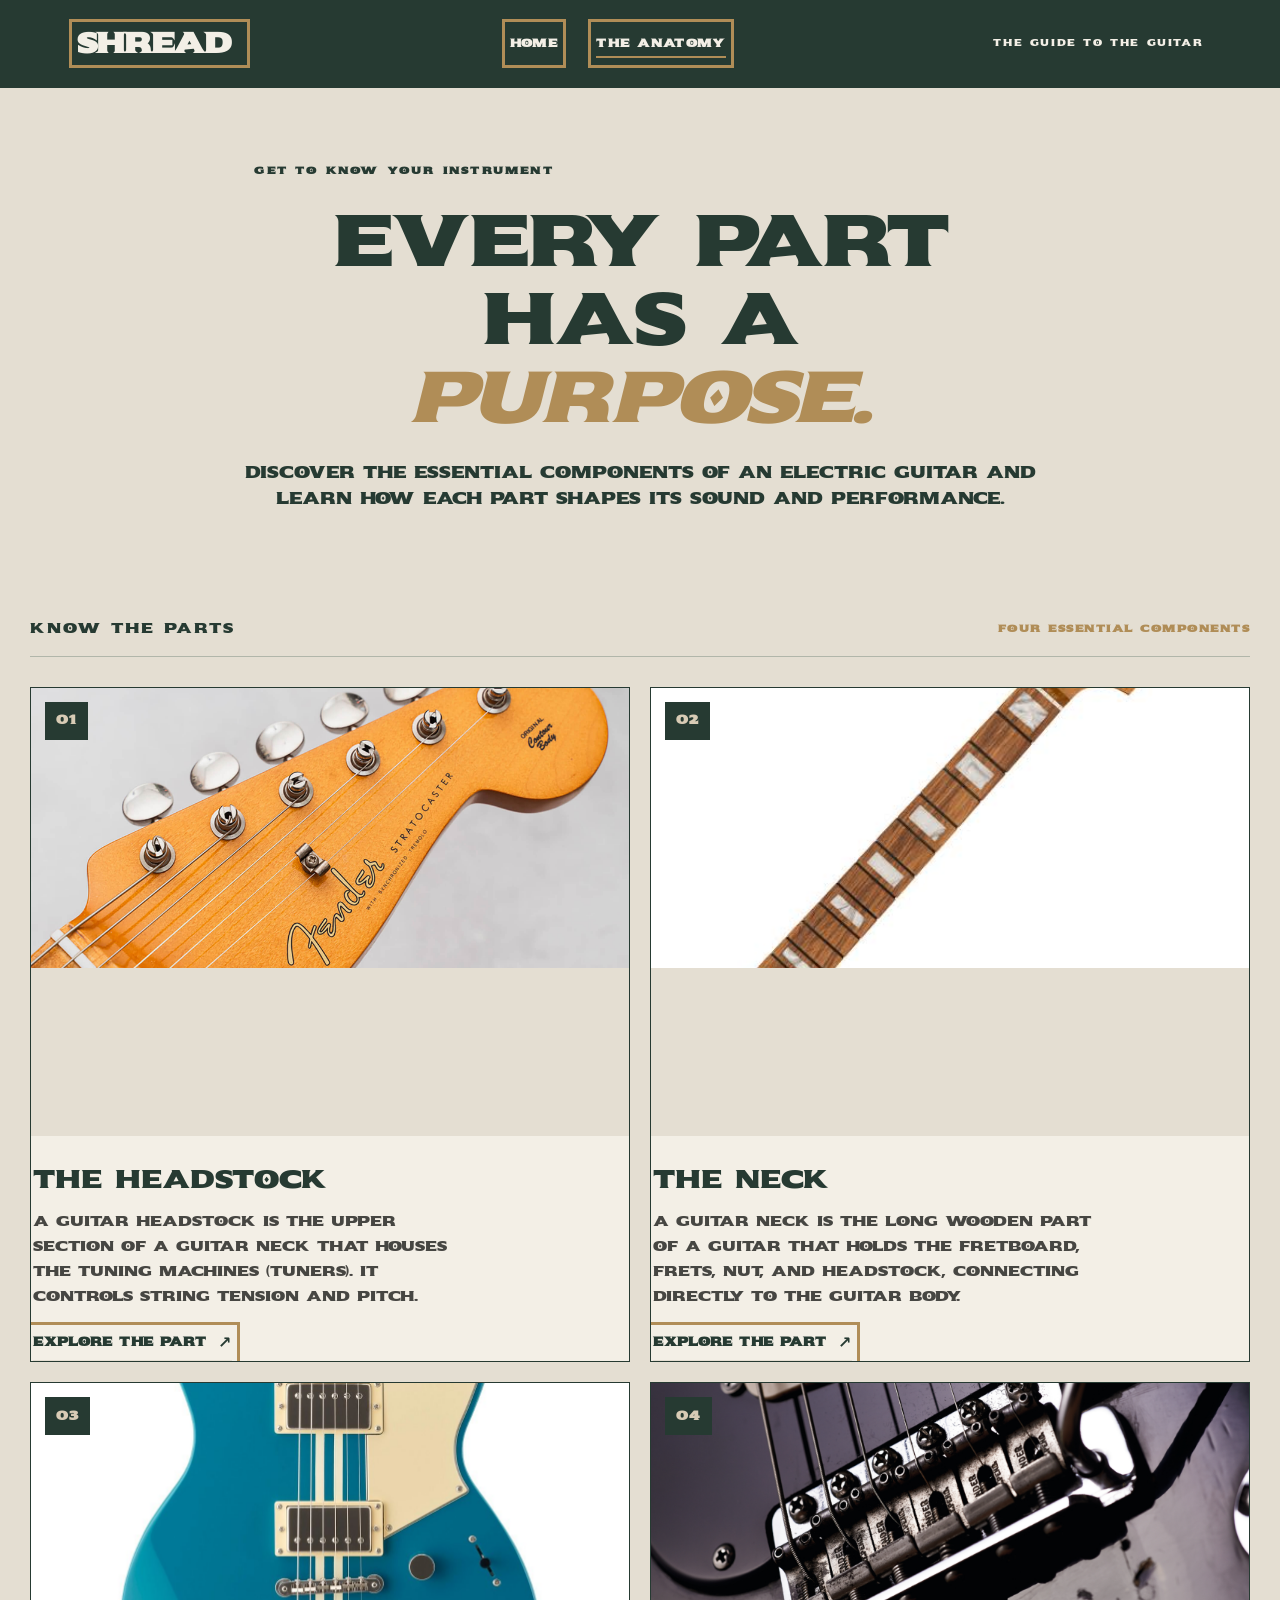
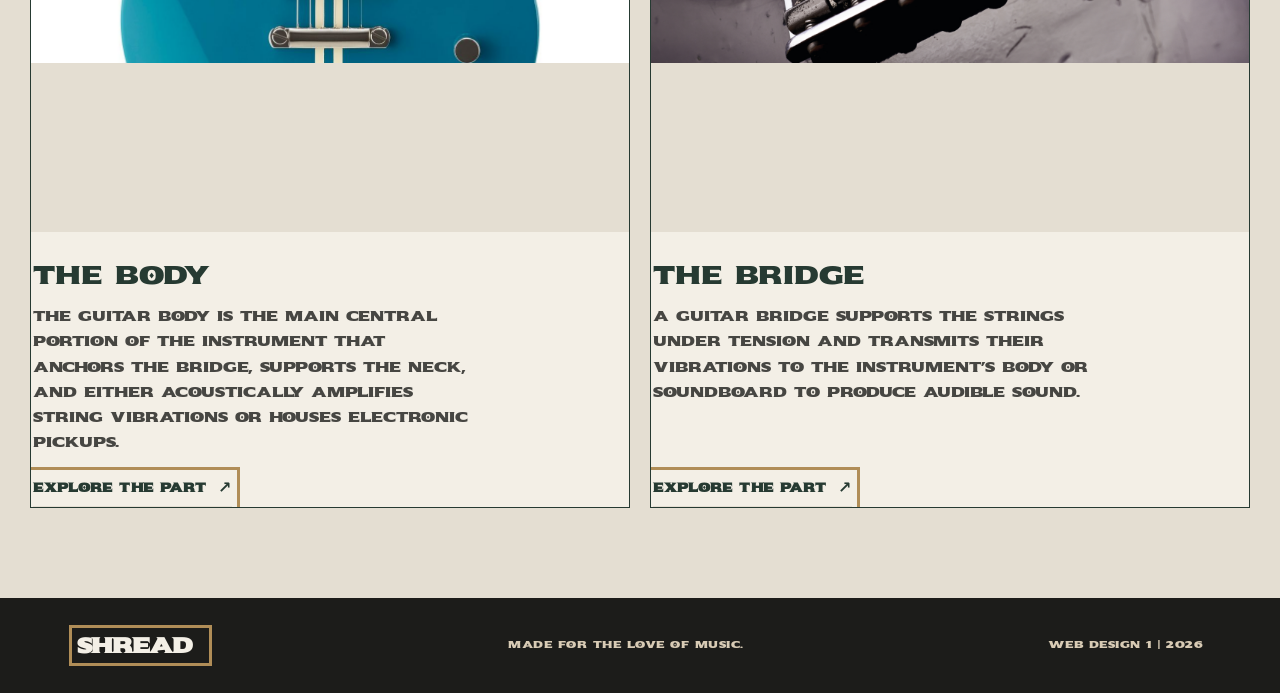
<file: collection.html>
<!-- COLLECTION -->

<!DOCTYPE html>
<head>
  <meta charset="UTF-8">
  <title>SHREAD | The Anatomy of a Guitar</title>
  <meta name="viewport" content="width=device-width, initial-scale=1.0">

  <link rel="stylesheet" href="styles.css">
  
  <!-- Google Fonts -->
  <link rel="preconnect" href="https://fonts.googleapis.com">
  <link rel="preconnect" href="https://fonts.gstatic.com" crossorigin>
  <link href="https://fonts.googleapis.com/css2?family=Sekuya&display=swap" rel="stylesheet">
</head>

<!-- Navigation -->
<body>
 <header class="site-header">
  <a href="index.html" class="logo">SHREAD<span></span></a>

<nav aria-label="Main Navigation">
  <a href="index.html" class="nav-link">Home</a>
  <a href="collection.html" class="nav-link active" aria-current="page">The Anatomy</a>
</nav>

  <span class="header-label">THE GUIDE TO THE GUITAR</span>
</header>

    <!-- MAIN CONTENT-->

<main class="anatomy-page">

<section class="anatomy-intro">
  <p class="eyebrow">
    <span class="eyebrown-line"></span>
    GET TO KNOW YOUR INSTRUMENT
  </p>

<h1>Every part has a <em>purpose.</em></h1>

  <p class="intro-description">
    Discover the essential components of an electric guitar
    and learn how each part shapes its sound and performance.
  </p>
</section>

<section class="parts-section">

  <div class="section-heading">
    <h2>  KNOW THE PARTS</h2>
    <p>FOUR ESSENTIAL COMPONENTS</p>
  </div>

  <div class="grid">
    
    <article class="part-card">
      <div class="part-image">
        <img src="images/Headstock.jpg" alt="The Headstock" loading="lazy">
        <span class="part-number">01</span>
      </div>

      <div class="part-info">
        <h3> The Headstock</h3>
        <p> A guitar headstock is the upper section of a guitar neck that houses
            the tuning machines (tuners). It controls string tension and pitch.
        </p>
        <a href="https://en.wikipedia.org/wiki/Headstock" class="part-link" target="_blank" rel="noopener noreferrer">
          Explore the part<span aria-hidden="true">↗</span>
        </a>
      </div>
    </article>
      
    <article class="part-card">
      <div class="part-image">
        <img src="images/Neck.jpeg" alt="The Neck" loading="lazy">
        <span class="part-number">02</span>
      </div>

      <div class="part-info">
        <h3> The Neck</h3>
        <p> A guitar neck is the long wooden part of a guitar that holds the fretboard, frets, 
            nut, and headstock, connecting directly to the guitar body.
        </p>
        <a href="https://en.wikipedia.org/wiki/Neck_(music)" class="part-link" target="_blank" rel="noopener noreferrer">
          Explore the part<span aria-hidden="true">↗</span>
        </a>
      </div>
    </article>
      
    <article class="part-card">
      <div class="part-image">
        <img src="images/Body.jpg" alt="The Body" loading="lazy">
        <span class="part-number">03</span>
      </div>

      <div class="part-info">
        <h3> The Body</h3>
        <p> The guitar body is the main central portion of the instrument that anchors the bridge,
            supports the neck, and either acoustically amplifies string vibrations or houses electronic pickups.
        </p>
        <a href="https://en.wikipedia.org/wiki/Solid_body" class="part-link" target="_blank" rel="noopener noreferrer">
          Explore the part<span aria-hidden="true">↗</span>
        </a>
      </div>
    </article>

    <article class="part-card">
      <div class="part-image">
        <img src="images/Bridge.jpg" alt="The Bridge" loading="lazy">
        <span class="part-number">04</span>
      </div>

      <div class="part-info">
        <h3> The Bridge</h3>
        <p> A guitar bridge supports the strings under tension and transmits
            their vibrations to the instrument's body or soundboard to produce audible sound.
        </p>
        <a href="https://en.wikipedia.org/wiki/Bridge_(instrument)" class="part-link" target="_blank" rel="noopener noreferrer">
          Explore the part<span aria-hidden="true">↗</span>
        </a>
      </div>
    </article>

    </div>
  </section>
</main>

  <!-- FOOTER -->
  <footer class="site-footer">
    <a href="index.html" class="footer-logo">SHREAD<span></span></a>
    <p>Made for the love of music.</p>
    <p>WEB DESIGN 1 | 2026</p>
  </footer>
</body>
</html>
</file>
<file: styles.css>
/* COLLECTION */

* ,
*::before,
*::after {
 box-sizing: border-box;
}

html {
  scroll-behavior: smooth;
}

body {
  background: #f3efe6;
  color: #1c1c1a;
  line-height: 1.6;
  font-size: 16px;
  min-height: 100vh;
  max-width: 100vw;
  font-family: "Sekuya", system-ui;
  width: 100%;
  margin: 0;
  min-width: none;
  overflow-wrap: break-word;
}

img {
  max-width: 100%;
  display: block;
}

a {
  outline: 3px solid #b08d57;
  outline-offset: 5px;
  text-decoration: none;
}

button,
a {
  -webkit-tap-highlight-color: transparent;
}

::selection {
  background-color: #b08d57;
  color: #263a32;
}

/* NAVIGATION */

.site-header {
  width: 100%;
  min-height: 88px;
  padding: 20px clamp(22px, 6vw, 96px);
  display: flex;
  flex-wrap: wrap;
  justify-content: space-between;
  align-items: center;
  justify-self: space-between;
  gap: 28px;
  background-color: #263a32;
  color: #f3efe6;
  border-bottom: 1px solid #263a32;
}

.logo,
.footer-logo {
  display: inline-flex;
  align-items: center;
  gap: 5px;
  font-size: 28px;
  font-weight: 700;
  letter-spacing: -1px;
  color: #f3efe6;
  line-height: 1.2;
}

.logo span,
.footer-logo span {
  width: 7px;
  height: 7px;
  display: inline-block;
  border-radius: 50%;
  color: #b08d57;
}

.site-header nav {
  display: flex;
  align-items: center;
  justify-content: center;
  gap: clamp(18px, 3vw, 42px);
}

.nav-link{
  position: relative;
  padding: 8px 0;
  color: #f3efe6;
  font-size: 11px;
  font-weight: 700;
  letter-spacing: 1.3px;
  text-transform: uppercase;
  transition: solid #f3efe6 0.2s ease;
}

.nav-link:hover
.nav-link.active{
  color:#263a32;
}

.nav-link.active::after {
  position: absolute;
  right: 0;
  bottom: 2px;
  left: 0;
  height: 2px;
  background-color: #b08d57;
  content: "";
}

.header-label {
  font-size: 9px;
  letter-spacing: 1.6px;
  text-align: right;
  color: #f3efe6;
}

.eyebrow {
  display: flex;
  align-items: center;
  gap: 12px;
  margin: 0 0 24px;
  color: #f3efe6;
  font-size: 10px;
  font-weight: 700;
  letter-spacing: 2px;
  line-height: 1.6;
}

.button:hover {
  background-color: #263a32;
  border-color: #263a32;
}

.botton span {
  font-size: 16px;
}

.button-light {
  background: #d8cbb5;
  border-color: #d8cbb5;
  color: #263a32;
}

.button-light:hover {
  background: #263a32;
  border-color:#f3efe6;
}

/* MAIN*/

.main h1 {
font-size: clamp(28px, 5.8vw, 82px);
line-height: 0.99;
}

.main h1 span,
.bottom-section h2 em {
 color: #263a32;
 font-weight: 600;
 font-style: italic;
}

.main {
  min-height: 600px;
  width: 100%;
  max-width: 1500px;
  display: grid;
  grid-template-columns: minmax(0, 0.92fr) minmax(0, 1.08fr);
  align-items: center;
  gap: clamp(32px, 6vw, 90px);
  margin: 0 auto;
  padding: 76px clamp(22px, 6vw, 96px) 84px;
}

.main-copy {
min-width: 0;
}

.main-visual { 
position: relative;
min-width: none;
width: 100%;
}

.image-frame {
  position: relative;
  width: 100%;
  padding: 14px 14px 45px;
  border:1px solid #263a32;
  background: #f3efe6;
}

.main-image {
 width: 100%;
 height: auto;
 aspect-ratio: 4/5;
 object-fit: cover;
 object-position: center;
 background: #f3efe6;
}

.visual-index {
  position: absolute;
  top: -35px;
  right: -12px;
  color: #b08d57;
  font-size: clamp(48px, 6vw, 76px);
  font-style: italic;
  line-height: 1;
  pointer-events: none;
}

.eyebrow {
  display: flex;
  align-items: center;
  gap: 12px;
  margin: 0 0 24px;
  font-size: 10px;
  font-weight: 700;
  letter-spacing: 2.2px;
  color: #263a32
}

.eyebrow-line {
  display: inline-block;
  width: 34px;
  height: 2px;
  background-color: #b08d57;
}

.main h1 {
  margin: 30px 0 25px;
  font-size: clamp(40px, 5.5vw, 82px);
  overflow-wrap: break-word;
  font-weight: 800;
  line-height: 0.98;
  letter-spacing: -3px;
}

.main h1 span {
  color: #263a32;
  font-style: italic;
}

.main-description {
  max-width: 420px;
  margin: 27px 0 30px;
  color: #5e5a52;
  font-size: 15px;
  line-height: 1.9;
}

/* Buttons */

.button { 
  display: inline-flex;
  min-height: 54px;
  align-items: center;
  justify-content: center;
  gap: 28px;
  padding: 14px 21px;
  background: #263a32;
  border: 1px solid var(#263a32);
  color: #f3efe6;
  font-size: 10px;
  font-weight: 700;
  letter-spacing: 1.2px;
  text-transform: uppercase;
  transition:
    background 200ms ease,
    color 200ms ease,
    transform 200ms ease;
}

.botton span {
  font-size: 20px;
  color: #b08d57;
  line-height: 1;
}

.button:hover {
  background: #263a32;
  border-color: #b08d57;
  transform: translateY(-3px);
  align-items: center;
}

/*IMAGE*/

.main-image {
  display: block;
  position: relative;
  padding: 20px 20px 55px;
  min-width: 0;
  border: 1px;
  width: 100%;
  height: auto;
  aspect-ratio: 4/5;
  object-fit: cover;
  object-position: center;
}

.image-frame {
  position: relative;
  min-height: 400px;
  padding: 16px 16px 48px;
  border: 1px solid var(--line);
  background:#e4ded2;
}

.introduction {
  padding: 85px 12%;
  display: grid;
  grid-template-columns: 8.7fr 1.3fr;
  gap: 70px;
  background-color: #f3efe6;
  border-top: 1px solid #e4ded2;
}

.intro-label {
  padding-top: 12px;
  color: #2d1900;
  font-size: 11px;
  font-weight: 700;
  letter-spacing: 2px;
}

.intro-content h2 {
  margin-bottom: 25px;
  font-size: clamp(38px, 5vw, 64px);
  font-weight: 700;
  line-height: 1.12;
  letter-spacing: -1px;
}

.intro-content h2 span {
  color:#263a32;
  font-style: italic;
}

.intro-content > p {
  max-width: 350px;
  margin-bottom: 25px;
  color: #666158;
  line-height: 1.9;
}

.text-link {
  display: inline-flex;
  align-items: center;
  gap: 15px;
  padding-bottom: 5px;
  border-bottom: #b08d57 1px solid;
  font-size: 13px;
  font-weight: 700;
}

.text-link span {
  color: #2d1900;
  font-size: 19px;
  transition: transform 0.25s ease;
}

.text-link:hover span {
  transform: translate(5px);
}

/* TABLE OF CONTENT*/

.feature-strip {
  display: grid;
  grid-template-columns: repeat(3, minmax(0, 1fr));
  gap: 34px;
  padding: 48px clamp(22px, 7vw, 110px);
  background-color: #d8cbb5;
  border-top:1px solid #263a32;
  border-bottom: 1px solid #263a32;
}


.feature {
  min-width: none;
  display: flex;
  align-items: flex-start;
  gap: 18px;
}

.feature-number {
  padding-top: 4px;
  color: #b08d57;
  font-size: 11px;
  font-weight: 700;
  line-height: 1px;
}
  
.feature h2 {
  margin-bottom: 0 0 8px;
  font-size: 21px;
  font-weight: 400;
  line-height: 1.35;
}

.feature p {
  margin: 0;
  color:#6b665d;
  font-size: 14px;
  line-height: 1.7;
}

/* BOTTOM CONTENT */

.bottom-section {
  min-height: 300px;
  padding: 70px 22px 78px;
  display: flex;
  flex-direction: column;
  align-items: center;
  justify-content: center;
  background: #263a32;
  color: #d8cbb5;
  font-size: clamp(38px, 5vw 60px);
  text-align: center;
}

.bottom-section .eyebrow {
  justify-content: center;
  color: #d8cbb5;
}

.bottom-section .eyebrow-line {
  flex: 0 0 28px;
  width: 28px;
  height: 1px;
  background-color: #b08d57;
}

.bottom-section h2 {
  margin: 0 0 28px;
  font-size: clamp(36px, 5vw, 58px);
  font-weight: 400;
  letter-spacing: -1.5px;
  line-height: 1.2;
}

.bottom-section .botton {
  display: inline-flex;
  justify-content: center;
  align-items: center;
  align-self: center;
  margin: 20px auto 0;
}

/* ANATOMY PAGE INTRO */

.anatomy-page {
  width: 100%;
}

.anatomy-intro {
  max-width: 1000px;
  margin: 0 auto;
  padding: 76px 24px 58px;
  text-align: center;
}

.anatomy-intro.eyebrow { 
  justify-content: center;
  text-align: center;
  width: 100%;
  margin-left: auto;
  margin-right: auto;
}

.anatomy-intro h1 {
  margin: 0 auto 20px;
  font-size: clamp(38px, 5.5vw, 68px);
  font-weight: 400;
  letter-spacing: -2px;
  line-height: 1.2
}

.anatomy-intro h1 em {
  color: #263a32;
  font-weight: 400;
}

.into-description {
  max-width: 560px;
  margin: 0 auto;
  color: #d8cbb5;
  font-size: 16px;
  line-height: 1.9;
}

/* ANATOMY CARDS*/

.parts-section {
  max-width: 1500px;
  margin: 0 auto;
  padding: 10px clamp(22px, 6vw, 96px) 90px;
}

.section-heading {
  margin-bottom: 30px;
  padding-bottom: 18px;
  display: flex;
  align-items: baseline;
  justify-content: space-between;
  gap: 20px;
  border-bottom: 1px solid #263a32;
}

.section-heading h2 {
  margin: 0;
  font-size: 23px;
  font-weight: 400;
  letter-spacing: 1px;
  text-transform: uppercase;
}

.section-heading p {
  margin: 0;
  color:#b08d57;
  font-size: 9px;
  font-weight: 700;
  letter-spacing: 1.5px;
  text-align: right;
}

.grid {
  display: grid;
  grid-template-columns: repeat(2, minmax(0, 1fr));
  gap: 28px;
}

.part-card {
  min-width: none;
  overflow: hidden;
  display: flex;
  flex-direction: column;
  background: #f3efe6;
  border: 1px solid #263a32;
  transition: 
    transform 0.25s ease,
    box-shadow 0.25s ease;
}

.part-card:hover {
  transform: translateY(-4px);
  box-shadow: 0 12px 28px rgb(28 28 26/8%);
}

.part-image {
  position: relative;
  overflow: hidden;
  background: #f3efe6;
}

.part-image img {
  width: 100%;
  height: clamp(220px, 29vw, 300px);
  object-fit: cover;
  object-position: center;
  transition: transform 0.4s ease;
}

.part-card:hover .part-image img {
  transform: scale(1.035);
}

.part-number {
  position: absolute;
  top: 15px;
  left: 15px;
  min-width: 38px;
  min-height: 38px;
  padding: 8px;
  display: flex;
  align-items: center;
  justify-content: center;
  background: #d8cbb5;
  color: #263a32;
  font-size: 11px;
  font-weight: 700;
}

.part-info {
  flex: 1;
  padding: 25px clamp(18px, 2.5vw, 32px) 28px;
  display: flex;
  flex-direction: column;
  align-items: flex-start;
}

.part-info h3 {
  margin: 0 0 12px;
  font-size: clamp(22px, 2.4vw, 30px);
  font-weight: 400;
  line-height: 1.3;
}

.part-info p {
  margin: 0 0 24px;
  color:#1c1c1a;
  font-size: 14px;
  line-height: 1.8;
}

.part-link {
  margin-top: auto;
  padding-bottom: 5px;
  display: inline-flex;
  align-items: center;
  gap: 12px;
  border-bottom: 1px solid #b08d57;
  color: #263a32;
  font-size: 10px;
  font-weight: 700;
  letter-spacing: 1px;
  text-transform: uppercase;
  transition: color 0.2s ease;
} 

.part-link:hover {
  color: #b08d57;
}

.part-link span {
  font-size: 15px;
}

/* FOOTER */

.site-footer {
  min-height: 95px;
  padding: 25px clamp(22px, 6vw, 96px);
  display: flex;
  align-items: center;
  justify-content: space-between;
  gap: 20px;
  border-top: 1px solid var(--line);
  background: #1c1c1a;
  color: #d8cbb5;
}

.footer-logo {
  font-size: 21px;
}

.site-footer p {
  color: var(--muted);
  font-size: 10px;
  letter-spacing: 0.5px;
  margin: 0;
}

/*ANATOMY PAGE*/

.anatomy-page {
  background-color: #e4ded2;
  color: #263a32;
}

.anatomy-intro {
  padding: 75px 8% 65px;
  text-align: center;
}

.anatomy-intro.eyebrow {
  display: flex;
  align-items: center;
  justify-content: center;
  gap: 12px;
  font-size: 12px;
  font-size: 11px;
  letter-spacing: 3px;
}

.anatomy-intro h1 {
  max-width: 858px;
  margin: 24px auto;
  font-size: clamp(38px, 6vw, 72px);
  line-height: 1.08;
  font-weight: 500;
}

.anatomy-intro h1 em {
  color:#b08d57;
  font-weight: 400;
}

.into-description {
  max-width: 520px;
  margin: 0 auto;
  font-size: 15px;
  line-height: 1.8;
  opacity: 0.8;
}

/*PARTS GRID*/

.parts-section {
  padding: 25px 8% 90px;
}

.section-heading {
  display: flex;
  justify-content: space-between;
  align-items: center;
  gap: 28px;
  border-bottom: 1px solid rgba(24, 61, 50, 0.25);
  padding-bottom: 16px;
  margin-bottom: 30px;
}

.section-heading h2 {
  font-size: 14px;
  letter-spacing: 2px;
}

.section-heading p {
  font-size: 10px;
  letter-spacing: 1.5px;
}

/*CARDS*/

.grid {
  display: grid;
  grid-template-columns: repeat(2, minmax(0, 1fr));
  gap: 42px 28px;
}

.part-card {
  min-width: none;
}

.part-image {
  position: relative;
  overflow: hidden;
  aspect-ratio: 4/3;
  background-color: #e4ded2
}

.part-image img {
  display: block;
  width: 100%;
  height: 100%;
  object-fit: cover;
  transition: transform 0.4 ease;
}

.part-card:hover.part-image img {
  transform: scale(1.04);
}

.part-number {
  position:absolute;
  top: 14px;
  left: 14px;
  padding: 8px 11px;
  background-color: #263a32;
  color: #d8cbb5;
  font-size: 12px;
  letter-spacing: 1px;
}

.part-info {
  padding: 28px 2px 0;
}

.part-info h3 {
  margin: 0 0 12px;
  font-size: 25px;
  font-weight: 500;
}

.part-info p {
  max-width: 440px;
  margin: 0 0 20px;
  font-size: 14px;
  line-height: 1.8;
  opacity: 0.8;
}

.part-link {
  display: inline-flex;
  align-items: center;
  gap: 12px;
  padding-bottom: 5px;
  border-bottom: 1px solid #e4ded2;
  color: #263a32;
  text-decoration: none;
  font-size: 12px;
  letter-spacing: 0.5px;
  transition: color 0.2s ease;
}

.part-link:hover {
  color: #e4ded2;
}

.part-link span {
  font-size: 16px;
}

@media (max-width: 900px) {

  .site-header {
    padding-right: 28px;
    padding-left: 28px;
  }

  .header-label {
    display: none;
  }

  .main {
    min-height: auto;
    padding: 60px 32px 65px;
    grid-template-columns: minmax(0, 1fr) minmax(0, 1fr);
    gap: 30px;
  }
}

.main-copy {
  width: 100%;
}

.main-visual {
  width: 100%;
}

.main-image { 
  aspect-ratio: 5/4;
}

.feature-strip {
  padding: 38px 30px;
  gap: 24px;
}

.feature {
  gap: 12px;
}

.feature h2 {
  font-size: 18px;
}

.parts-section {
  padding-right: 30px;
  padding-left: 30px;
}

.grid {
  gap: 20px;
}

.part-image img {
  height: 280px;
}



@media (max-width: 650px) {

  .site-header {
    min-height: auto;
    padding: 20px;
    flex-wrap: wrap;
    row-gap: 16px;
  }

  .logo {
    font-size: 25px;
  }
  
  .site-header nav {
    gap: 18px;
  }

  .nav-link {
    font-size: 9px;
    letter-spacing: 0.8px;
  }

  .main {
    padding: 48px 22px 54px;
    grid-template-columns: minmax(0, 1fr);
    gap: 45px;
  }

  .main h1 {
    font-size: clamp(46px, 11vw, 64px);
    letter-spacing: -2px;
  }

.eyebrow {
  margin-bottom: 20px;
  font-size: 9px;
  letter-spacing: 1.5px;
}

  .main-description {
    max-width: 100%;
    font-size: 14px;
  }

  .main-visual {
    width: 100%;
  }

  .image-frame {
    padding: 9px 8px 40px;
  }

  .main-image {
    aspect-ratio: 4/5;
  }

  .visual-index {
    top: -25px;
    right: -5px;
    font-size: 54px;
  }

  .feature-strip {
    padding: 36px 24px;
    grid-template-columns: minmax(0, 1fr);
    gap: 28px;
  }

  .feature h2 {
    font-size: 21px;
  }

  .bottom-section {
    min-height: 260px;
    padding: 55px 22px;
  }

  .bottom-section h2 {
    font-size: 40px;
  }

.anatomy-intro {
  padding: 55px 22px 42px;
}

.anatomy-intro h1 {
  font-size: clamp(36px, 9vw, 50px);
  letter-spacing: -1.5px;
}


 .intro-description {
    font-size: 14px;
  }

  .parts-section {
    padding: 10px 22px 60px;
  }

  .section-heading {
    align-items: flex-start;
    flex-direction: column;
    gap: 7px;
  }

  .section-heading h2 {
    font-size: 21px;
  }

  .section-heading p {
    text-align: left;
  }

  .grid {
    grid-template-columns: minmax(0, 1fr);
    gap: 24px;
  }

  .part-image img {
    height: auto;
    aspect-ratio: 4 / 3;
  }

  .part-info {
    padding: 22px;
  }

  .part-info h3 {
    font-size: 26px;
  }

  .site-footer {
    padding: 28px 22px;
    align-items: flex-start;
    flex-direction: column;
    gap: 12px;
  }
}
</file>
